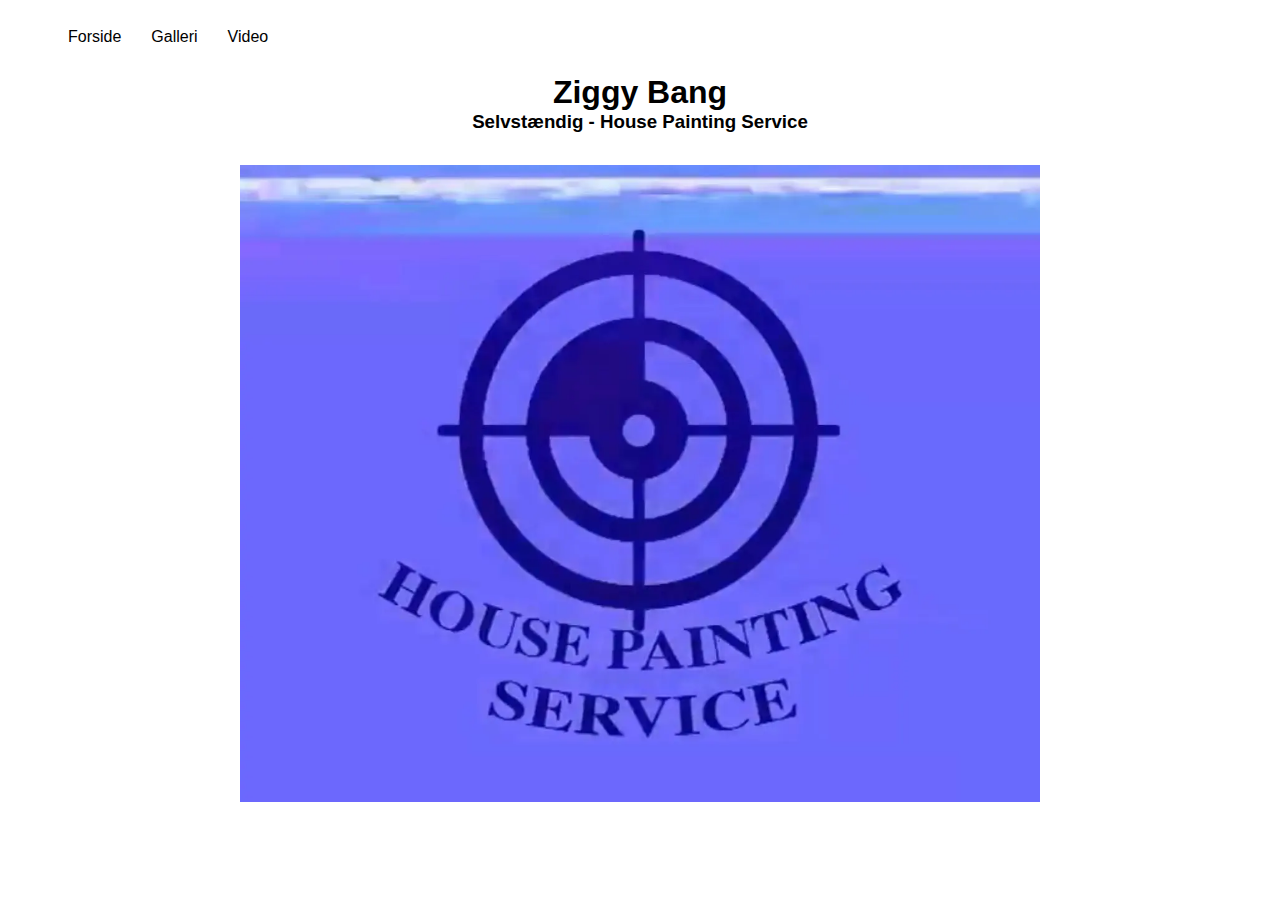
<file: index.html>
<!DOCTYPE html>
<html lang="en">

<head>
    <meta charset="UTF-8">
    <meta http-equiv="X-UA-Compatible" content="IE=edge">
    <meta name="viewport" content="width=device-width, initial-scale=1.0">
    <link rel="stylesheet" href="layout.css">
    <title>Forside</title>
</head>

<body>
    <header>
        <nav>
            <ul>
                <li><a href="index.html">Forside</a></li>
                <li><a href="galleri.html">Galleri</a></li>
                <li><a href="video.html">Video</a></li>
            </ul>
        </nav>
    </header>

    <main>
        <section>
            <div class="skrift">
                <h1>Ziggy Bang</h1>
                <h3>Selvstændig - House Painting Service</h3>
            </div>
        </section>
        <div class="logo">
            <img src="logo.webp" alt="logo">
        </div>


    </main>
    <footer>

    </footer>
</body>

</html>
</file>
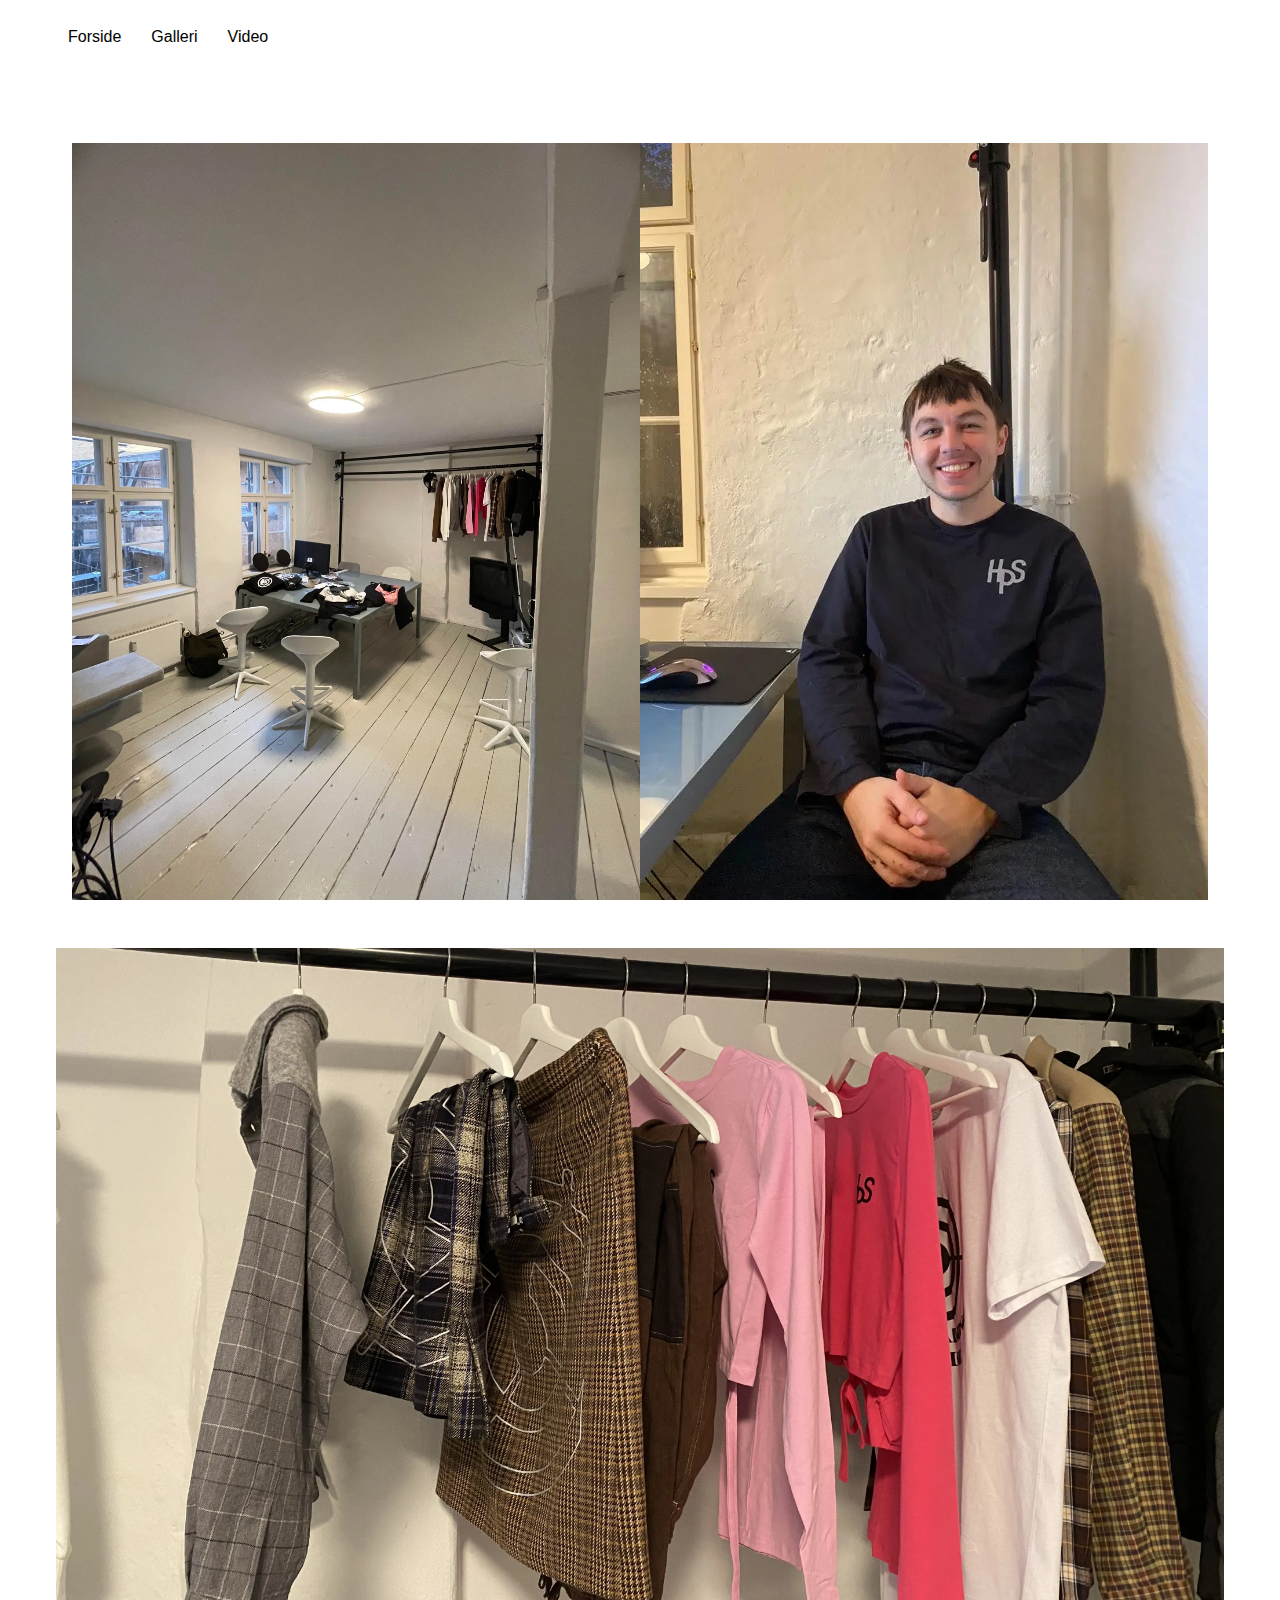
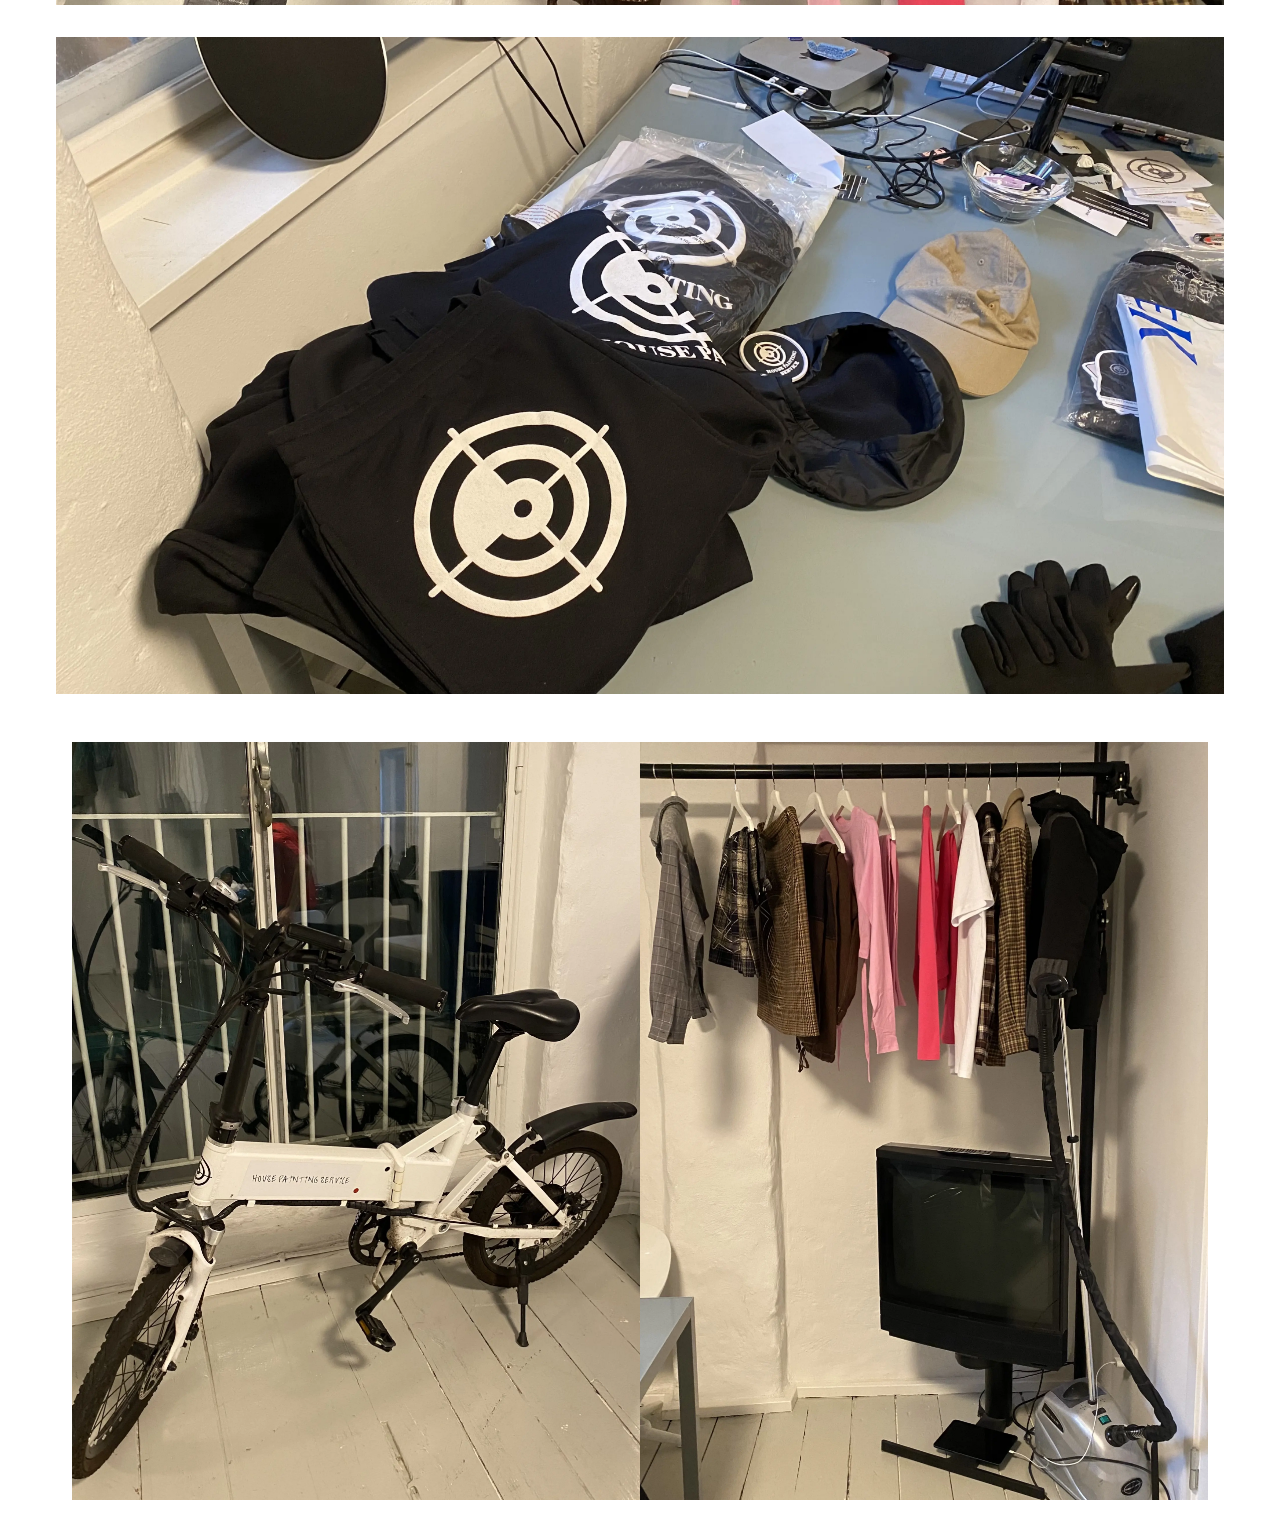
<file: galleri.html>
<!DOCTYPE html>
<html lang="en">

<head>
    <meta charset="UTF-8">
    <meta http-equiv="X-UA-Compatible" content="IE=edge">
    <meta name="viewport" content="width=device-width, initial-scale=1.0">
    <link rel="stylesheet" href="layout.css">
    <title>Galleri</title>
</head>

<body>
    <header>
        <nav>
            <ul>
                <li><a href="index.html">Forside</a></li>
                <li><a href="galleri.html">Galleri</a></li>
                <li><a href="video.html">Video</a></li>
            </ul>
        </nav>
    </header>

    <main class="forside">
        <section>
            <h1>Galleri</h1>
            <div class="grid_1-1">
                <img class="billede" src="helrum.webp" alt="rum">
                <img src="portaet.webp" alt="protræt">


            </div>
        </section>
        <div class="grid_1">
            <img src="toej.webp" alt="tøj">
        </div>
        <div class="grid_1">
            <img src="skrivebord.webp" alt="skrivebord">
        </div>

        <div class="grid_1-1">
            <img class="billede" src="cykel.webp" alt="cykel">
            <img class="billede" src="toej2.webp" alt="tøj">
        </div>
    </main>
    <footer>

    </footer>
</body>

</html>
</file>
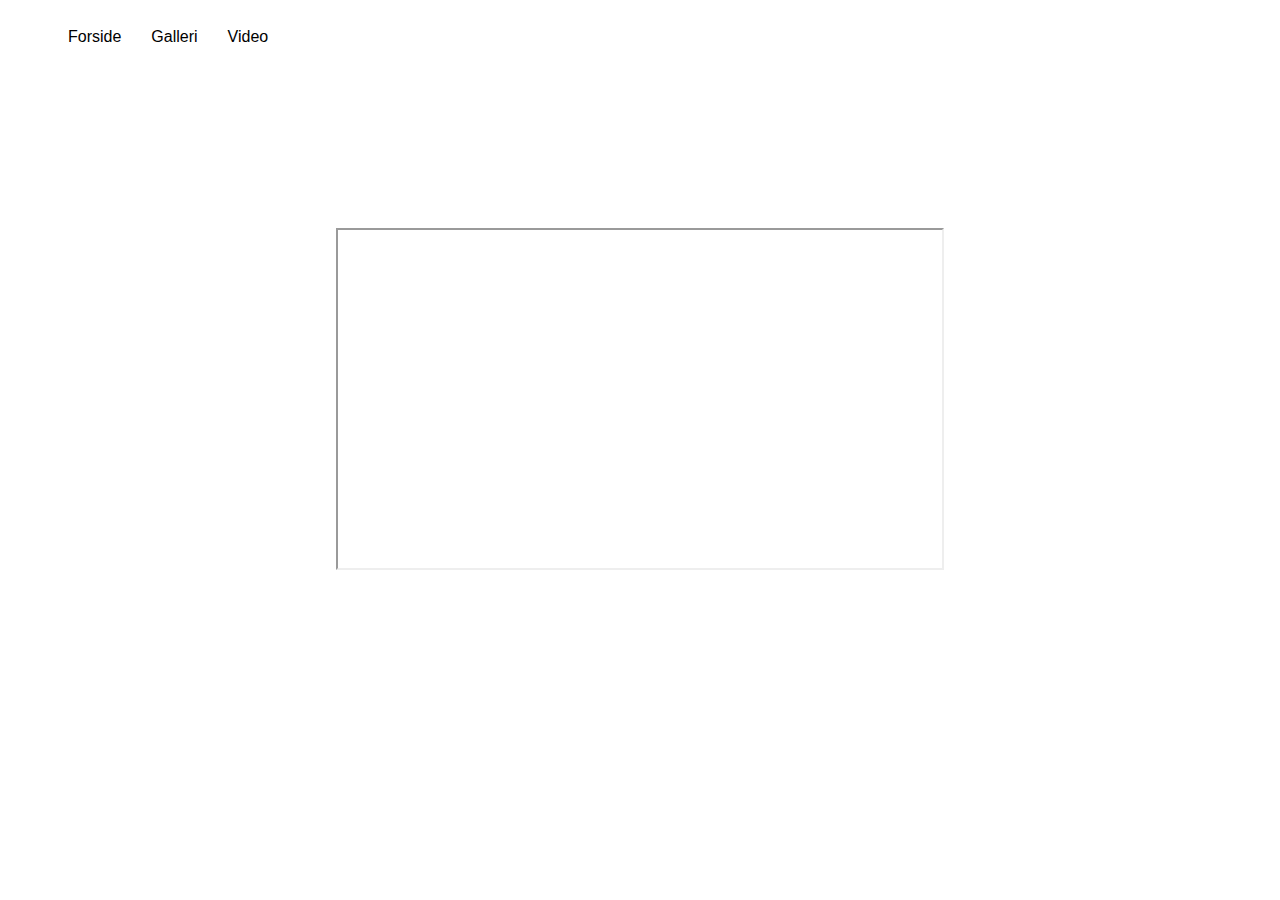
<file: video.html>
<!DOCTYPE html>
<html lang="en">

<head>
    <meta charset="UTF-8">
    <meta http-equiv="X-UA-Compatible" content="IE=edge">
    <meta name="viewport" content="width=device-width, initial-scale=1.0">
    <link rel="stylesheet" href="layout.css">
    <title>Forside</title>
</head>

<body>
    <header>
        <nav>
            <ul>
                <li><a href="index.html">Forside</a></li>
                <li><a href="galleri.html">Galleri</a></li>
                <li><a href="video.html">Video</a></li>
            </ul>
        </nav>
    </header>

    <main>
        <div>
            <div class="iframe-wrapper">
                <video src="http://saratange.dk/kea/05-indhold/video/pilotvideo.mp4"></video>



                <iframe src="https://www.youtube.com/embed/X7ZpljJHwAk" title="YouTube video player"
                    allow="accelerometer; autoplay; clipboard-write; encrypted-media; gyroscope; picture-in-picture"
                    allowfullscreen></iframe>
            </div>
        </div>
    </main>
    <footer>

    </footer>
</body>

</html>
</file>
<file: layout.css>
/****************** Generel ****************/
* {
  box-sizing: border-box;
  margin: 0;
}

img {
  vertical-align: middle;
  width: 100%;
  margin: 0;
}

main {
  max-width: 1200px;
  margin-inline: auto;
}

.logo {
  max-width: 800px;
  margin: 2rem;
}

body {
  color: white;
  min-height: 100vh;
  display: flex;
  flex-direction: column;
  background-color: white;
}
.skrift {
  color: black;
  font-family: "Gill Sans", "Gill Sans MT", Calibri, "Trebuchet MS", sans-serif;
}

header {
  font-family: "Gill Sans", "Gill Sans MT", Calibri, "Trebuchet MS", sans-serif;
  padding: 20px;
}
header a {
  text-decoration: none;
  color: black;
}
header nav ul {
  display: flex;
  list-style-type: none;
  margin: 0.5rem;
  gap: 30px;
}

footer {
  font-size: 15px;
  padding: 1px;
  color: white;
  bottom: 0;
  left: 0;
  width: 100%;
  text-align: left;
}

h1 {
  text-align: center;
}
h2 {
  text-align: center;
}
h3 {
  text-align: center;
}
iframe {
  width: 100%;

  aspect-ratio: 16 / 9;
}

video {
  width: 100%;
  height: 100%;
}

/************** Layout ***************/
.grid_1-1 {
  display: grid;
  grid-template-columns: 1fr 1fr;
  padding: 1rem;
  margin: 1rem;
}

.grid_1 {
  display: grid;
  grid-template-columns: 1fr;
  padding: 1rem;
}
</file>
